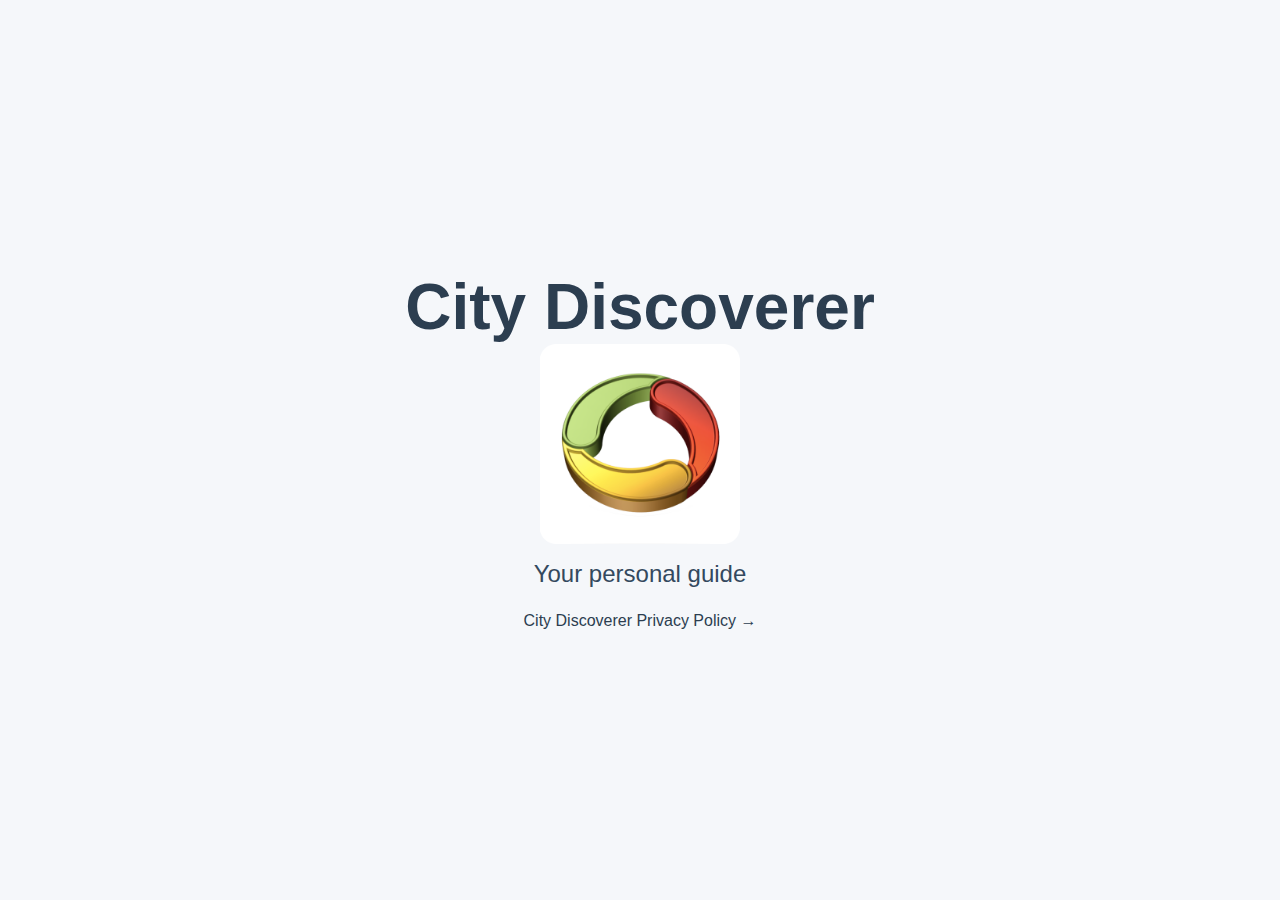
<file: citydiscoverer/index.html>
<!DOCTYPE html>
<html lang="en">
<head>
  <meta charset="UTF-8">
  <title>City Discoverer</title>
  <style>
    body {
      font-family: Arial, sans-serif;
      display: flex;
      flex-direction: column;
      justify-content: center;
      align-items: center;
      height: 100vh;
      margin: 0;
      background: #f5f7fa;
    }
    h1 {
      font-size: 4rem;
      color: #2c3e50;
      margin: 0;
    }
    p {
      font-size: 1.5rem;
      color: #34495e;
      margin-top: 1rem;
    }
    a {
      color: #2c3e50;
      text-decoration: none;
    }
  </style>
</head>
<body>
  <h1>City Discoverer</h1>
  <img width="200" height="200" src="./images/logo_android.png"/>
  <p>Your personal guide</p>
  <div>
    <a href="./privacy.html">City Discoverer Privacy Policy <span>&rarr;</span></a>
  </div>
</body>
</html>
</file>
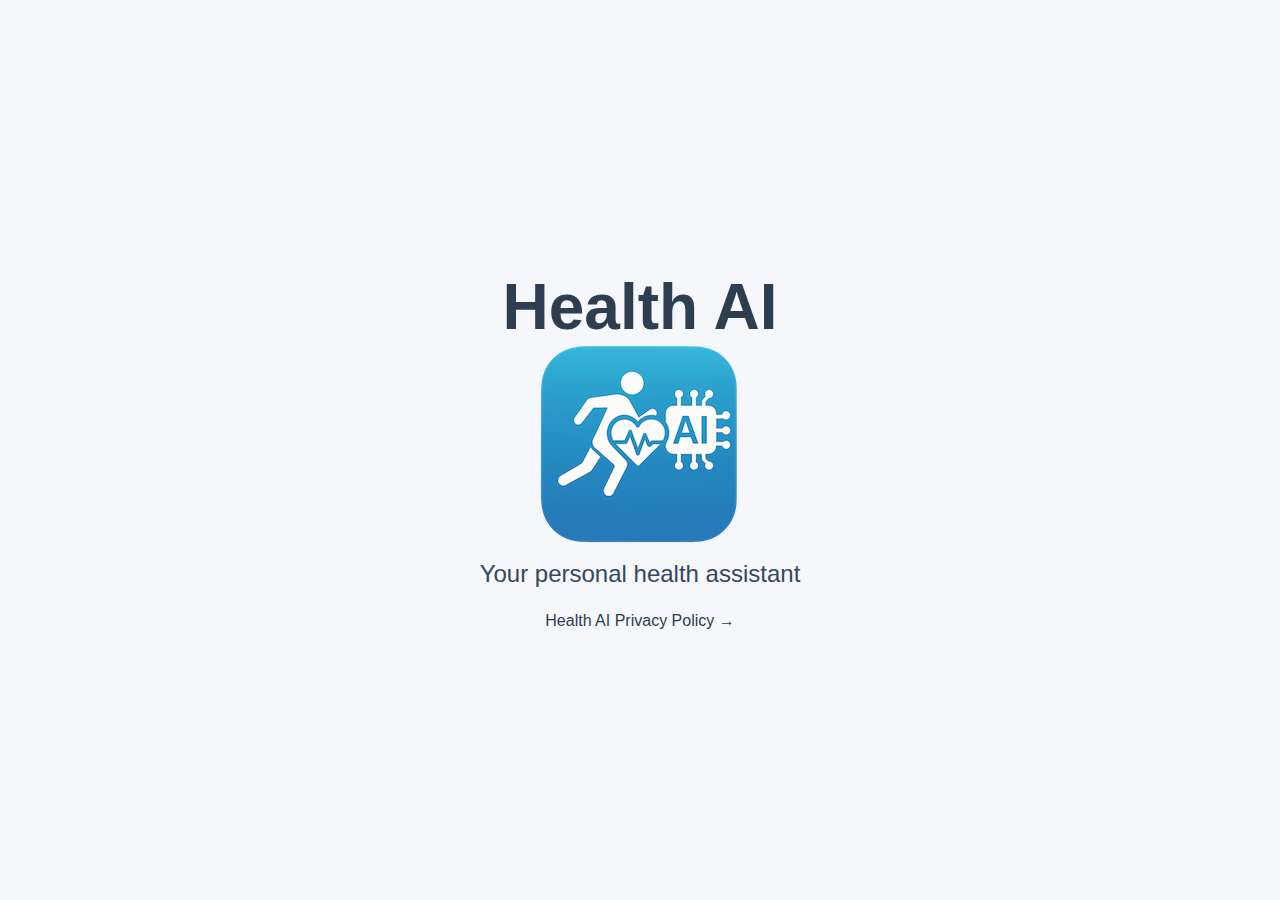
<file: health_ai/index.html>
<!DOCTYPE html>
<html lang="en">
<head>
  <meta charset="UTF-8">
  <title>Health AI</title>
  <style>
    body {
      font-family: Arial, sans-serif;
      display: flex;
      flex-direction: column;
      justify-content: center;
      align-items: center;
      height: 100vh;
      margin: 0;
      background: #f5f7fa;
    }
    h1 {
      font-size: 4rem;
      color: #2c3e50;
      margin: 0;
    }
    p {
      font-size: 1.5rem;
      color: #34495e;
      margin-top: 1rem;
    }
    a {
      color: #2c3e50;
      text-decoration: none;
    }
  </style>
</head>
<body>
  <h1>Health AI</h1>
  <img width="200" height="200" src="./images/health_ai_icon_200.png"/>
  <p>Your personal health assistant</p>
  <div>
    <a href="./privacy.html">Health AI Privacy Policy <span>&rarr;</span></a>
  </div>
</body>
</html>
</file>
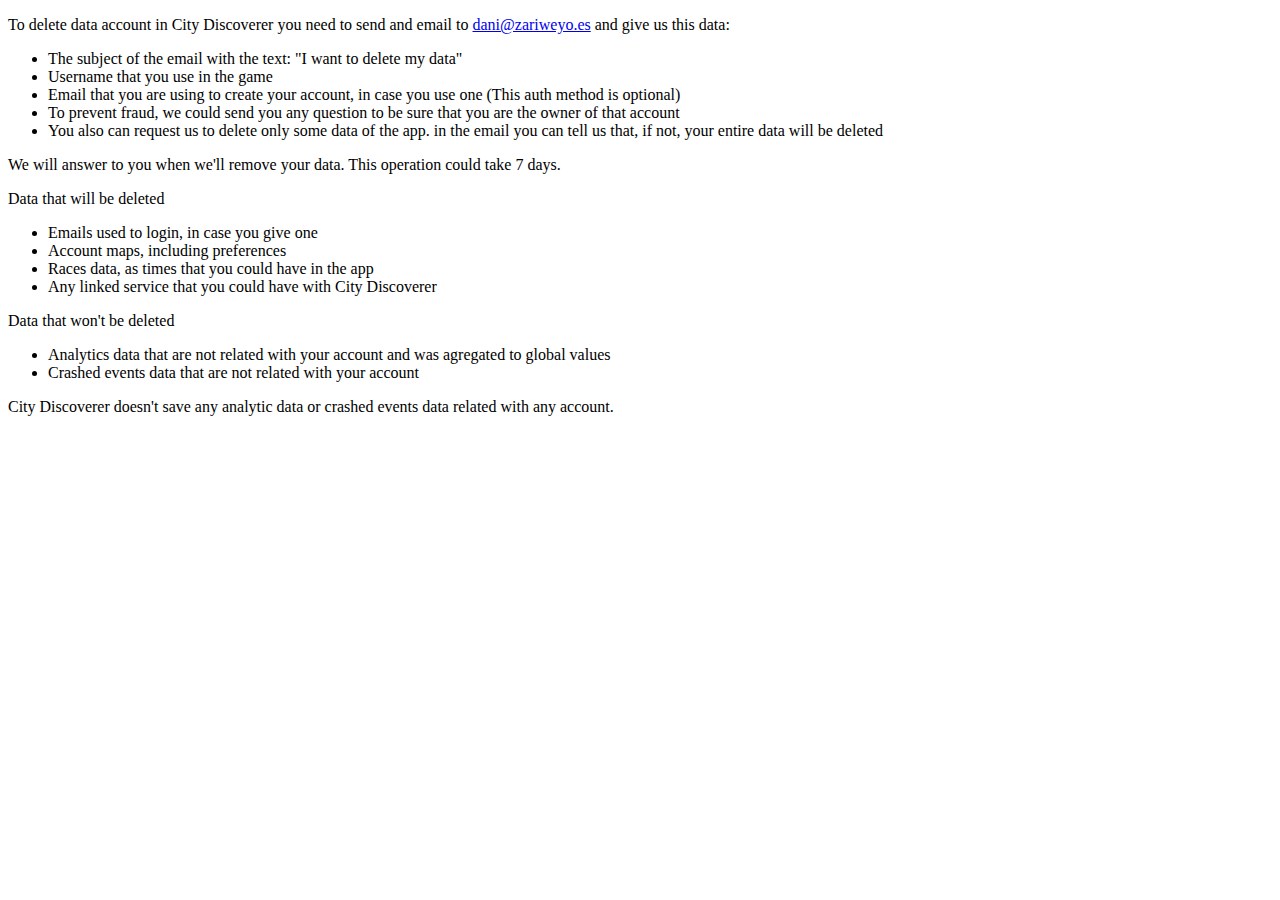
<file: citydiscoverer/delete_account.html>
<!DOCTYPE html>
<html lang="en">

<head>
    <title>Delete data account for City Discoverer</title>
    <meta charset="utf-8">
    <meta http-equiv="X-UA-Compatible" content="IE=edge,chrome=1">
    <meta name="viewport" content="width=device-width, initial-scale=1">
    <meta name="robots" content="noindex" />
    <meta property="og:title" content="Delete data account for City Discoverer" />
    <meta property="og:image:width" content="1280" />
    <meta property="og:image:height" content="720" />
</head>

<body>
    <p>To delete data account in City Discoverer you need to send and email to <a
            href="mailto:dani@zariweyo.es">dani@zariweyo.es</a> and give us this data:</p>
    <ul>
        <li>The subject of the email with the text: "I want to delete my data"</li>
        <li>Username that you use in the game</li>
        <li>Email that you are using to create your account, in case you use one (This auth method is optional)</li>
        <li>To prevent fraud, we could send you any question to be sure that you are the owner of that account</li>
        <li>You also can request us to delete only some data of the app. in the email you can tell us that, if not,
            your entire data will be deleted</li>
    </ul>

    <p>We will answer to you when we'll remove your data. This operation could take 7 days.
    </p>

    <p>Data that will be deleted</p>
    <ul>
        <li>Emails used to login, in case you give one</li>
        <li>Account maps, including preferences</li>
        <li>Races data, as times that you could have in the app</li>
        <li>Any linked service that you could have with City Discoverer</li>
    </ul>

    <p>Data that won't be deleted</p>
    <ul>
        <li>Analytics data that are not related with your account and was agregated to global values</li>
        <li>Crashed events data that are not related with your account</li>
    </ul>

    <p>City Discoverer doesn't save any analytic data or crashed events data related with any account.</p>
</body>

</html>
</file>
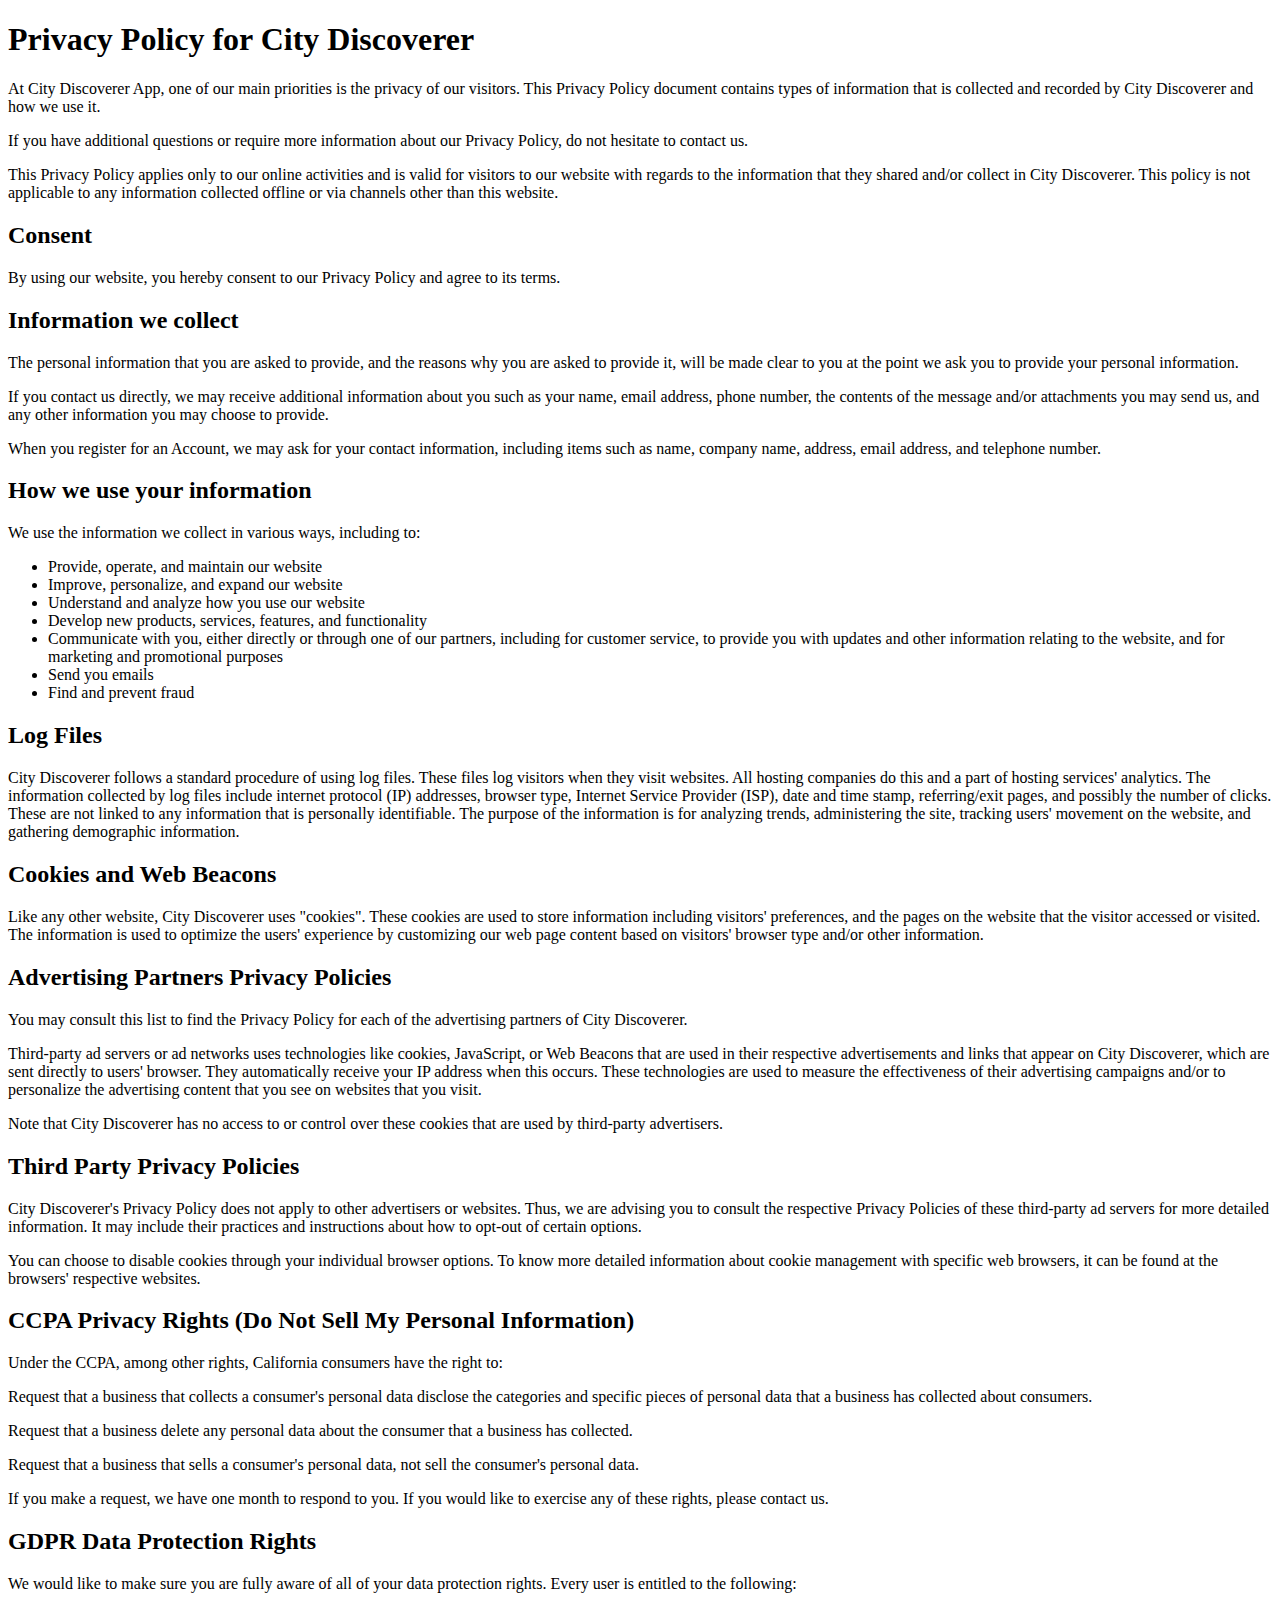
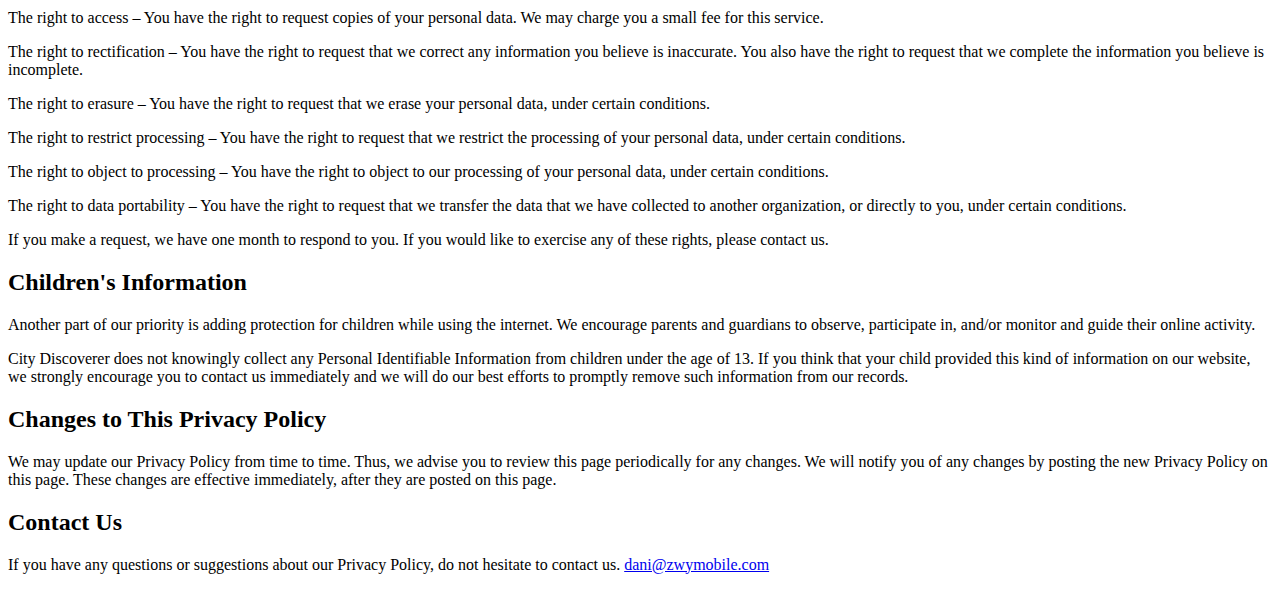
<file: citydiscoverer/privacy.html>
<!doctype html>
<html lang="en">
<head>
<meta charset="utf-8" />
<meta http-equiv="X-UA-Compatible" content="IE=edge,chrome=1" />
<meta name="viewport" content="width=device-width, initial-scale=1, shrink-to-fit=no">

<title>Privacy Policy</title>

<!-- Important for Download page -->
<meta name="robots" content="noindex" />
<!-- Important for Download page -->

</head>
<body>
	<div class="wrapper">

	    <div class="page">
            <div class="container">
                <div class="row">
                    <div class="col-md-12">

                      <h1>Privacy Policy for City Discoverer</h1>

<p>At City Discoverer App, one of our main priorities is the privacy of our visitors. This Privacy Policy document contains types of information that is collected and recorded by City Discoverer and how we use it.</p>

<p>If you have additional questions or require more information about our Privacy Policy, do not hesitate to contact us.</p>

<p>This Privacy Policy applies only to our online activities and is valid for visitors to our website with regards to the information that they shared and/or collect in City Discoverer. This policy is not applicable to any information collected offline or via channels other than this website.</p>

<h2>Consent</h2>

<p>By using our website, you hereby consent to our Privacy Policy and agree to its terms.</p>

<h2>Information we collect</h2>

<p>The personal information that you are asked to provide, and the reasons why you are asked to provide it, will be made clear to you at the point we ask you to provide your personal information.</p>
<p>If you contact us directly, we may receive additional information about you such as your name, email address, phone number, the contents of the message and/or attachments you may send us, and any other information you may choose to provide.</p>
<p>When you register for an Account, we may ask for your contact information, including items such as name, company name, address, email address, and telephone number.</p>

<h2>How we use your information</h2>

<p>We use the information we collect in various ways, including to:</p>

<ul>
<li>Provide, operate, and maintain our website</li>
<li>Improve, personalize, and expand our website</li>
<li>Understand and analyze how you use our website</li>
<li>Develop new products, services, features, and functionality</li>
<li>Communicate with you, either directly or through one of our partners, including for customer service, to provide you with updates and other information relating to the website, and for marketing and promotional purposes</li>
<li>Send you emails</li>
<li>Find and prevent fraud</li>
</ul>

<h2>Log Files</h2>

<p>City Discoverer follows a standard procedure of using log files. These files log visitors when they visit websites. All hosting companies do this and a part of hosting services' analytics. The information collected by log files include internet protocol (IP) addresses, browser type, Internet Service Provider (ISP), date and time stamp, referring/exit pages, and possibly the number of clicks. These are not linked to any information that is personally identifiable. The purpose of the information is for analyzing trends, administering the site, tracking users' movement on the website, and gathering demographic information.</p>

<h2>Cookies and Web Beacons</h2>

<p>Like any other website, City Discoverer uses "cookies". These cookies are used to store information including visitors' preferences, and the pages on the website that the visitor accessed or visited. The information is used to optimize the users' experience by customizing our web page content based on visitors' browser type and/or other information.</p>



<h2>Advertising Partners Privacy Policies</h2>

<P>You may consult this list to find the Privacy Policy for each of the advertising partners of City Discoverer.</p>

<p>Third-party ad servers or ad networks uses technologies like cookies, JavaScript, or Web Beacons that are used in their respective advertisements and links that appear on City Discoverer, which are sent directly to users' browser. They automatically receive your IP address when this occurs. These technologies are used to measure the effectiveness of their advertising campaigns and/or to personalize the advertising content that you see on websites that you visit.</p>

<p>Note that City Discoverer has no access to or control over these cookies that are used by third-party advertisers.</p>

<h2>Third Party Privacy Policies</h2>

<p>City Discoverer's Privacy Policy does not apply to other advertisers or websites. Thus, we are advising you to consult the respective Privacy Policies of these third-party ad servers for more detailed information. It may include their practices and instructions about how to opt-out of certain options. </p>

<p>You can choose to disable cookies through your individual browser options. To know more detailed information about cookie management with specific web browsers, it can be found at the browsers' respective websites.</p>

<h2>CCPA Privacy Rights (Do Not Sell My Personal Information)</h2>

<p>Under the CCPA, among other rights, California consumers have the right to:</p>
<p>Request that a business that collects a consumer's personal data disclose the categories and specific pieces of personal data that a business has collected about consumers.</p>
<p>Request that a business delete any personal data about the consumer that a business has collected.</p>
<p>Request that a business that sells a consumer's personal data, not sell the consumer's personal data.</p>
<p>If you make a request, we have one month to respond to you. If you would like to exercise any of these rights, please contact us.</p>

<h2>GDPR Data Protection Rights</h2>

<p>We would like to make sure you are fully aware of all of your data protection rights. Every user is entitled to the following:</p>
<p>The right to access – You have the right to request copies of your personal data. We may charge you a small fee for this service.</p>
<p>The right to rectification – You have the right to request that we correct any information you believe is inaccurate. You also have the right to request that we complete the information you believe is incomplete.</p>
<p>The right to erasure – You have the right to request that we erase your personal data, under certain conditions.</p>
<p>The right to restrict processing – You have the right to request that we restrict the processing of your personal data, under certain conditions.</p>
<p>The right to object to processing – You have the right to object to our processing of your personal data, under certain conditions.</p>
<p>The right to data portability – You have the right to request that we transfer the data that we have collected to another organization, or directly to you, under certain conditions.</p>
<p>If you make a request, we have one month to respond to you. If you would like to exercise any of these rights, please contact us.</p>

<h2>Children's Information</h2>

<p>Another part of our priority is adding protection for children while using the internet. We encourage parents and guardians to observe, participate in, and/or monitor and guide their online activity.</p>

<p>City Discoverer does not knowingly collect any Personal Identifiable Information from children under the age of 13. If you think that your child provided this kind of information on our website, we strongly encourage you to contact us immediately and we will do our best efforts to promptly remove such information from our records.</p>

<h2>Changes to This Privacy Policy</h2>

<p>We may update our Privacy Policy from time to time. Thus, we advise you to review this page periodically for any changes. We will notify you of any changes by posting the new Privacy Policy on this page. These changes are effective immediately, after they are posted on this page.</p>

<h2>Contact Us</h2>

<p>If you have any questions or suggestions about our Privacy Policy, do not hesitate to contact us. <a href="mailto:dani@zwymobile.com">dani@zwymobile.com</a></p>

                        

                    </div>
                </div>

            </div>
		</div>

	</div><!-- end wrapper -->

</html>
</file>
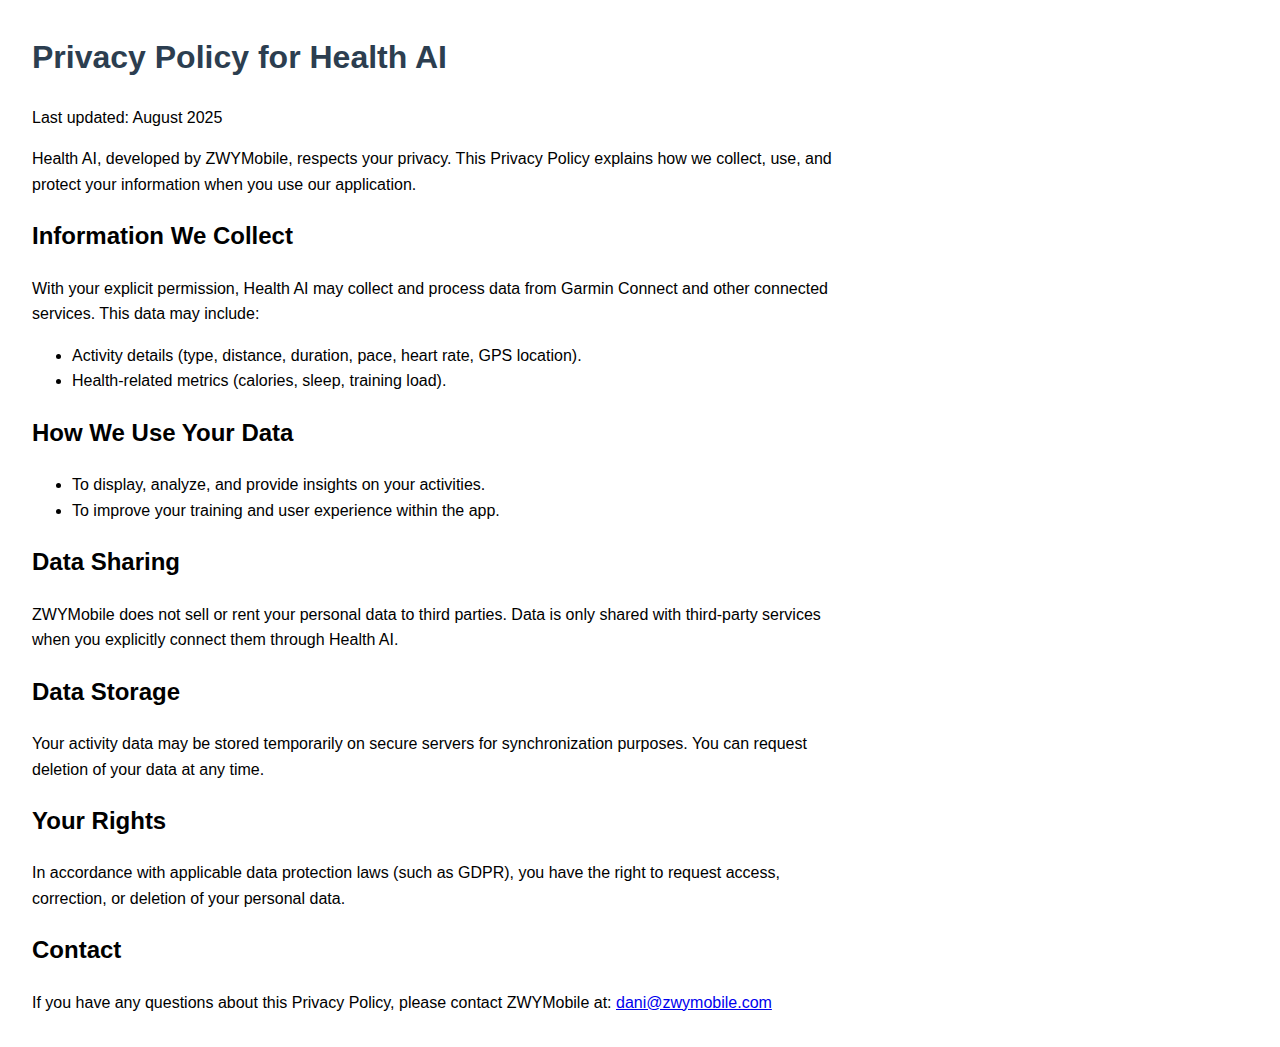
<file: health_ai/privacy.html>
<!DOCTYPE html>
<html lang="en">
<head>
  <meta charset="UTF-8">
  <title>Privacy Policy - Health AI</title>
  <style>
    body {
      font-family: Arial, sans-serif;
      margin: 2rem;
      line-height: 1.6;
      max-width: 800px;
    }
    h1 {
      color: #2c3e50;
    }
  </style>
</head>
<body>
  <h1>Privacy Policy for Health AI</h1>
  <p>Last updated: August 2025</p>

  <p>
    Health AI, developed by ZWYMobile, respects your privacy. This Privacy Policy explains how we collect, use, and protect your information when you use our application.
  </p>

  <h2>Information We Collect</h2>
  <p>
    With your explicit permission, Health AI may collect and process data from Garmin Connect and other connected services. This data may include:
  </p>
  <ul>
    <li>Activity details (type, distance, duration, pace, heart rate, GPS location).</li>
    <li>Health-related metrics (calories, sleep, training load).</li>
  </ul>

  <h2>How We Use Your Data</h2>
  <ul>
    <li>To display, analyze, and provide insights on your activities.</li>
    <li>To improve your training and user experience within the app.</li>
  </ul>

  <h2>Data Sharing</h2>
  <p>
    ZWYMobile does not sell or rent your personal data to third parties.
    Data is only shared with third-party services when you explicitly connect them through Health AI.
  </p>

  <h2>Data Storage</h2>
  <p>
    Your activity data may be stored temporarily on secure servers for synchronization purposes.
    You can request deletion of your data at any time.
  </p>

  <h2>Your Rights</h2>
  <p>
    In accordance with applicable data protection laws (such as GDPR), you have the right to request access, correction, or deletion of your personal data.
  </p>

  <h2>Contact</h2>
  <p>
    If you have any questions about this Privacy Policy, please contact ZWYMobile at:
    <a href="mailto:dani@zwymobile.com">dani@zwymobile.com</a>
  </p>
</body>
</html>
</file>
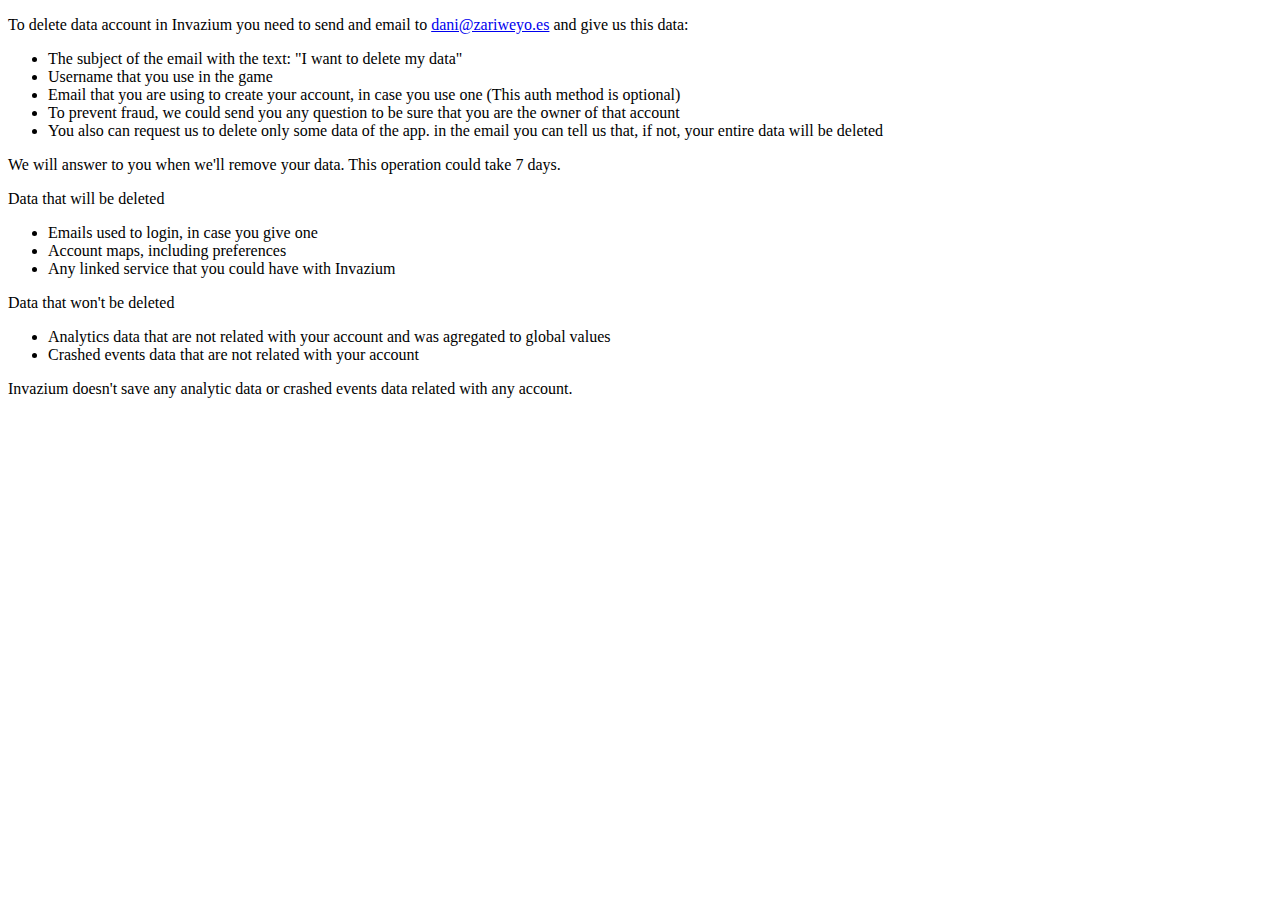
<file: invazium/delete_account.html>
<!DOCTYPE html>
<html lang="en">

<head>
    <title>Delete data account for Invazium</title>
    <meta charset="utf-8">
    <meta http-equiv="X-UA-Compatible" content="IE=edge,chrome=1">
    <meta name="viewport" content="width=device-width, initial-scale=1">
    <meta name="robots" content="noindex" />
    <meta property="og:title" content="Delete data account for Invazium" />
    <meta property="og:image:width" content="1280" />
    <meta property="og:image:height" content="720" />
</head>

<body>
    <p>To delete data account in Invazium you need to send and email to <a
            href="mailto:dani@zariweyo.es">dani@zariweyo.es</a> and give us this data:</p>
    <ul>
        <li>The subject of the email with the text: "I want to delete my data"</li>
        <li>Username that you use in the game</li>
        <li>Email that you are using to create your account, in case you use one (This auth method is optional)</li>
        <li>To prevent fraud, we could send you any question to be sure that you are the owner of that account</li>
        <li>You also can request us to delete only some data of the app. in the email you can tell us that, if not,
            your entire data will be deleted</li>
    </ul>

    <p>We will answer to you when we'll remove your data. This operation could take 7 days.
    </p>

    <p>Data that will be deleted</p>
    <ul>
        <li>Emails used to login, in case you give one</li>
        <li>Account maps, including preferences</li>
        <li>Any linked service that you could have with Invazium</li>
    </ul>

    <p>Data that won't be deleted</p>
    <ul>
        <li>Analytics data that are not related with your account and was agregated to global values</li>
        <li>Crashed events data that are not related with your account</li>
    </ul>

    <p>Invazium doesn't save any analytic data or crashed events data related with any account.</p>
</body>

</html>
</file>
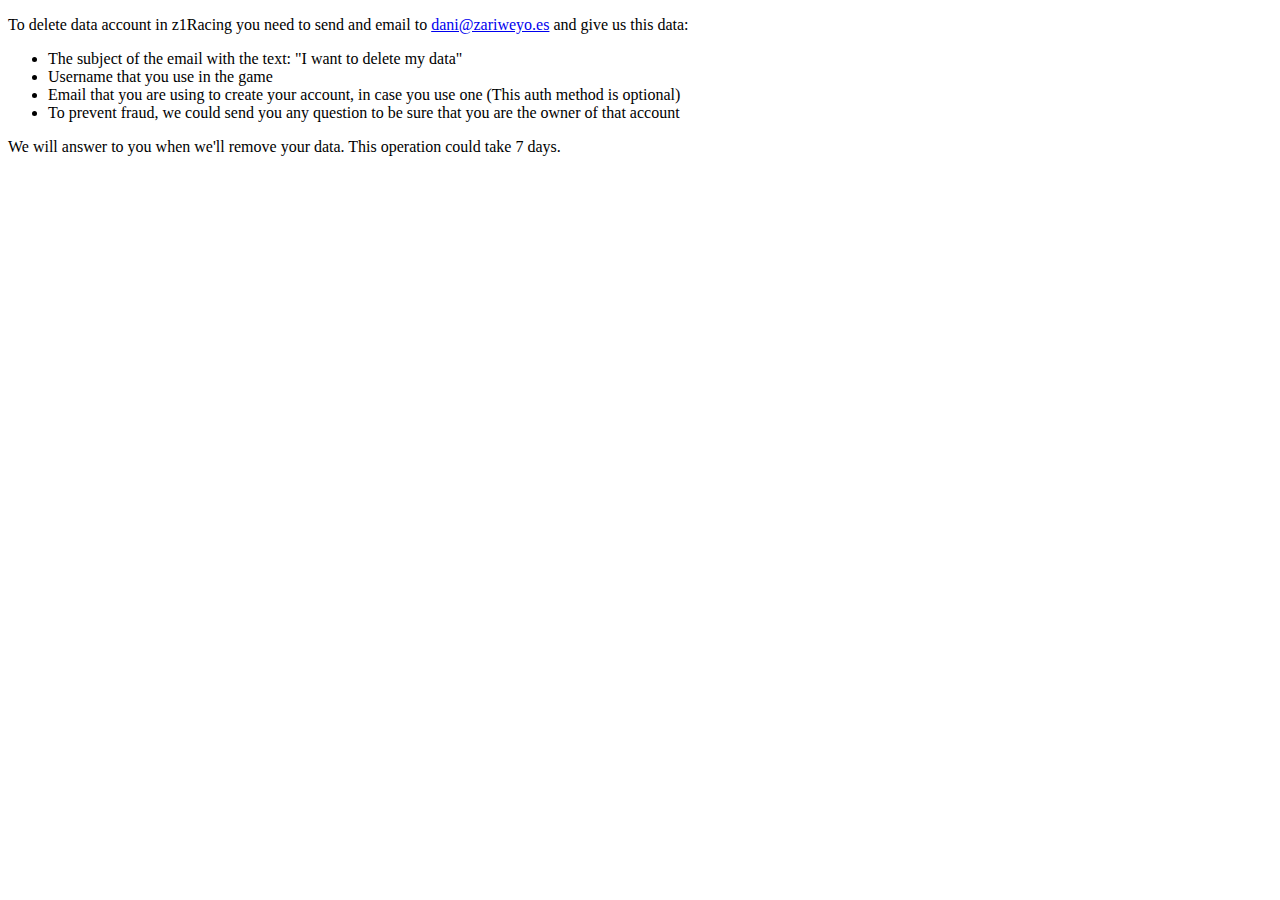
<file: z1racing/delete_account.html>
<!DOCTYPE html>
<html lang="en">

<head>
    <title>Delete data account for Z1 Racing</title>
    <meta charset="utf-8">
    <meta http-equiv="X-UA-Compatible" content="IE=edge,chrome=1">
    <meta name="viewport" content="width=device-width, initial-scale=1">
    <meta name="robots" content="noindex" />
    <meta property="og:title" content="Delete data account for Z1 Racing" />
    <meta property="og:image:width" content="1280" />
    <meta property="og:image:height" content="720" />
</head>

<body>
    <p>To delete data account in z1Racing you need to send and email to <a
            href="mailto:dani@zariweyo.es">dani@zariweyo.es</a> and give us this data:</p>
    <ul>
        <li>The subject of the email with the text: "I want to delete my data"</li>
        <li>Username that you use in the game</li>
        <li>Email that you are using to create your account, in case you use one (This auth method is optional)</li>
        <li>To prevent fraud, we could send you any question to be sure that you are the owner of that account</li>
    </ul>

    <p>We will answer to you when we'll remove your data. This operation could take 7 days.
    </p>

</body>

</html>
</file>
